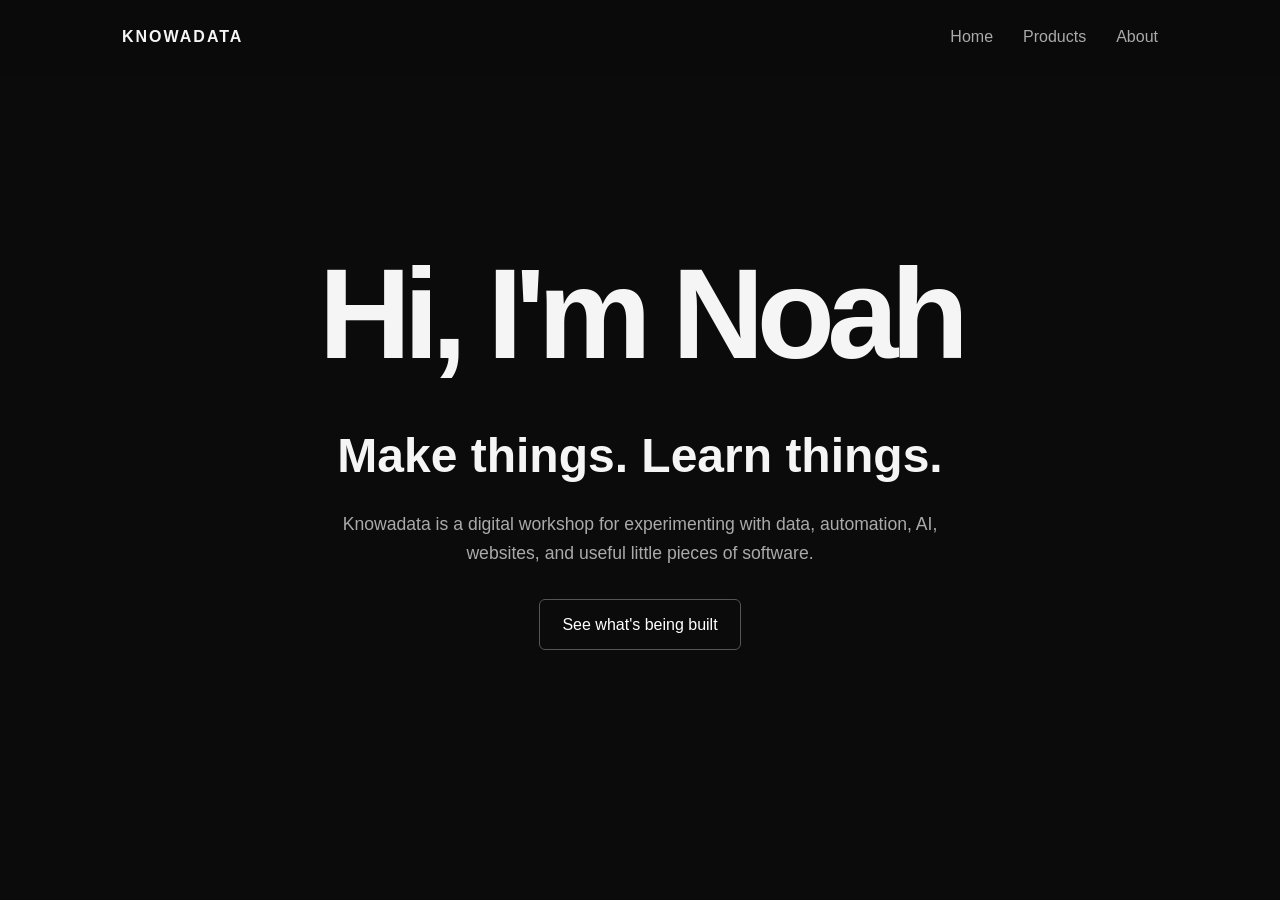
<file: index.html>
<!DOCTYPE html>
<html lang="en">

<head>
    <meta charset="UTF-8">
    <meta name="viewport" content="width=device-width, initial-scale=1.0">

    <title>KnowaData</title>

    <link rel="stylesheet" href="styles.css">
</head>

<body>

    <header>
        <nav>
            <div class="logo"><a href="index.html">KNOWADATA</a></div>

            <div class="nav-links">
                <a href="#home">Home</a>
                <a href="products.html">Products</a>
                <a href="about.html">About</a>
            </div>
        </nav>
    </header>


    <main>

        <!-- HERO -->
        <section id="home" class="hero">

	    <div class="brand-animation" aria-label="Knowadata">
	        DATA
	    </div>

            <h1>Make things. Learn things.</h1>

            <p class="hero-text">
                Knowadata is a digital workshop for experimenting with
                data, automation, AI, websites, and useful little pieces
                of software.
            </p>

            <a class="button" href="products.html">
                See what's being built
            </a>

        </section>


    </main>


    <script src="script.js"></script>

</body>

</html>
</file>
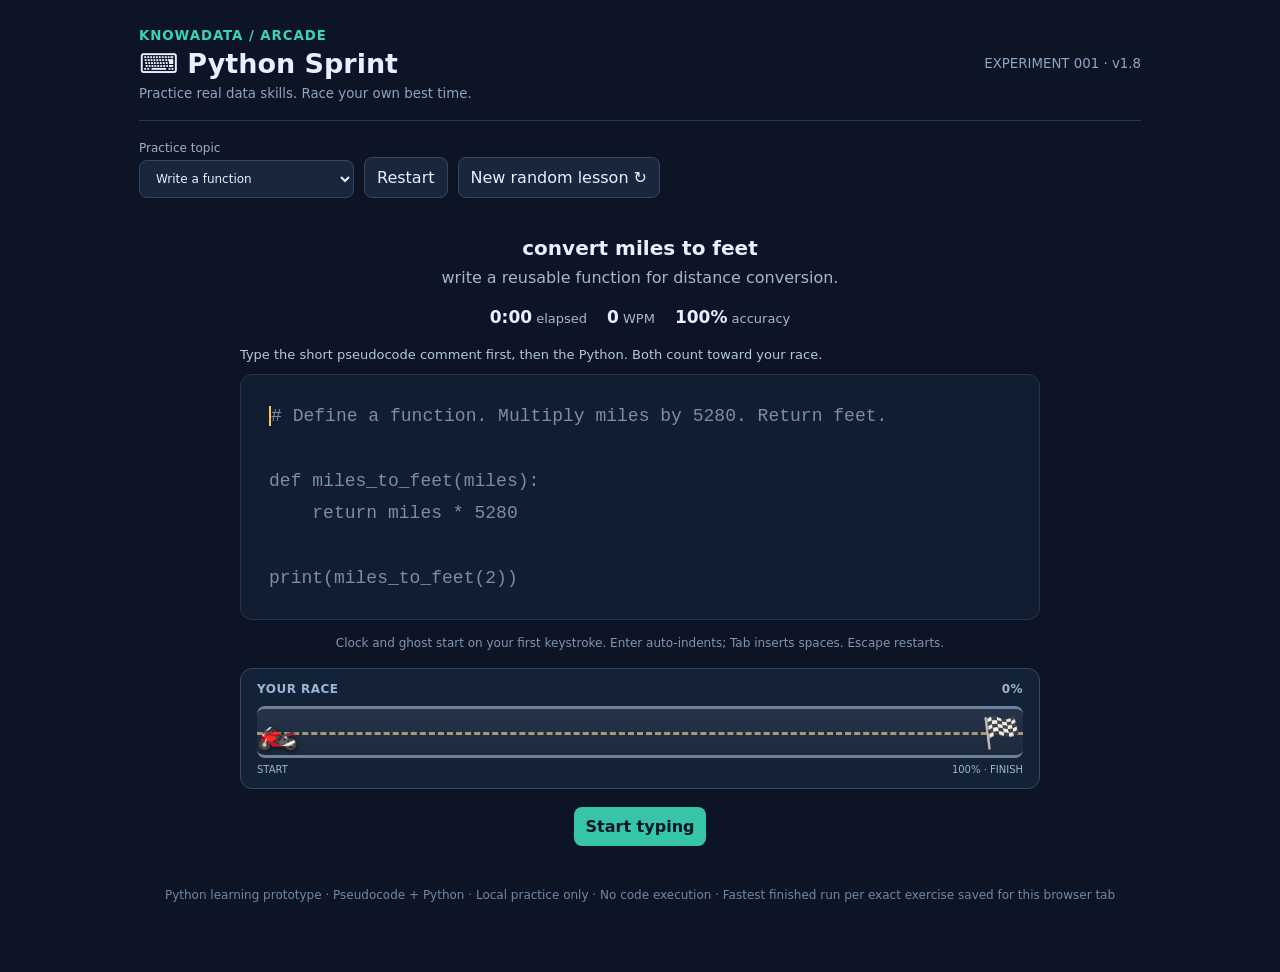
<file: arcade/python-sprint/index.html>
<!doctype html><html lang="en"><head><meta charset="utf-8"><meta name="viewport" content="width=device-width,initial-scale=1"><title>KnowaData · Python Sprint</title><style>
:root{font-family:Inter,system-ui,sans-serif;color:#e8f0ff;background:#0c1425}*{box-sizing:border-box}body{margin:0}main{max-width:1050px;margin:auto;padding:25px 24px 70px}header{display:flex;align-items:center;justify-content:space-between;border-bottom:1px solid #273852;padding-bottom:18px}small,.muted{color:#8ea4c5}h1{margin:4px 0;font-size:27px}.brand{color:#39d4b3;font-weight:700;letter-spacing:.07em}button,select{background:#19263b;border:1px solid #354765;border-radius:8px;color:#e8f0ff;padding:10px 12px;font:inherit}button{cursor:pointer}button.primary{background:#36c5a6;color:#09172a;border:0;font-weight:800}button:hover,select:hover{border-color:#39d4b3}button:disabled{opacity:.45;cursor:not-allowed}.toolbar{display:flex;gap:10px;align-items:end;flex-wrap:wrap;margin:20px 0}.toolbar label{display:grid;gap:5px;color:#9db1cd;font-size:12px}select{min-width:210px}.switch{display:flex!important;align-items:center;gap:8px;padding:10px;cursor:pointer}.switch input{accent-color:#38c7aa}.hero{text-align:center;margin:38px auto 16px}.hero h2{font-size:20px;margin:0 0 8px}.hero p{color:#a3b7d1;margin:0}.stats{display:flex;gap:20px;justify-content:center;margin:20px 0;color:#a7b9d2;font-size:13px}.stats b{color:#e8f0ff;font-size:17px}.code{font:18px/1.8 ui-monospace,SFMono-Regular,Consolas,monospace;white-space:pre-wrap;overflow-wrap:anywhere;tab-size:4;text-align:left;max-width:800px;margin:0 auto;padding:25px 28px;border:1px solid #253650;border-radius:12px;background:#111d30;min-height:170px;cursor:text}.code span.ok{color:#3ce2b9}.code span.bad{color:#ff6d81;background:#502c42}.code span.future{color:#7d8ca7}.code span.cursor{border-left:2px solid #ffc069}.input{position:absolute;opacity:0;left:-9999px;top:auto}.note{max-width:800px;margin:16px auto;padding:14px 17px;border-left:3px solid #39c9ac;background:#132a38;border-radius:7px;font-size:13px;line-height:1.6;color:#bdd9e6}.note strong{color:#e6f9f4}.actions{text-align:center;margin:18px}.results{max-width:800px;margin:22px auto;border:1px solid #344861;background:#142238;padding:20px;border-radius:12px}.results h3{margin:0 0 12px;color:#39d4b3}.results canvas{width:100%;height:160px}.race{max-width:800px;margin:12px auto;display:flex;gap:10px;align-items:center;font-size:12px;color:#b5c7df}.track{flex:1;background:#22334d;border-radius:20px;height:10px;overflow:hidden}.fill{height:100%;background:#39c9ac;width:0}.ghostfill{background:#aa91f5}.ghostbox{max-width:800px;margin:10px auto;background:#201e38;border:1px solid #5e4b85;border-radius:10px;padding:14px;animation:slide .25s ease-out}.ghostbox pre{font:12px/1.5 monospace;white-space:pre-wrap;max-height:100px;overflow:auto;color:#c9b6f4}@keyframes slide{from{transform:translateY(10px);opacity:0}to{transform:translateY(0);opacity:1}}[hidden]{display:none!important}.hint{text-align:center;color:#8295b3;font-size:12px;margin:16px}.lesson{max-width:800px;margin:0 auto 12px;color:#b4c8de;font-size:13px}@keyframes finishPop{0%{opacity:0;transform:scale(.55) translateY(12px)}55%{opacity:1;transform:scale(1.22) translateY(-3px)}75%{transform:scale(.96)}100%{transform:scale(1)}}
.hint.finish-message{font-size:clamp(20px,3vw,29px);font-weight:850;color:#39d4b3;line-height:1.3;max-width:800px;margin:22px auto;animation:finishPop .72s cubic-bezier(.2,.7,.2,1) both;text-shadow:0 2px 20px #39d4b333}
.results h3.winner-pop{font-size:clamp(24px,3.5vw,36px);animation:finishPop .8s cubic-bezier(.2,.7,.2,1) both}
@media(prefers-reduced-motion:reduce){.hint.finish-message,.results h3.winner-pop{animation:none}}
footer{text-align:center;color:#7088a9;font-size:12px;margin-top:42px}@media(max-width:650px){main{padding:15px}.code{font-size:14px;padding:15px}.toolbar{align-items:stretch}.toolbar label,select{width:100%}.hero{margin-top:20px}}

.race-road{max-width:800px;margin:18px auto 8px;padding:13px 16px;border:1px solid #344861;border-radius:12px;background:#142238}.road-header,.road-footer{display:flex;justify-content:space-between;color:#9bb6d4;font-size:12px}.road-header{font-weight:700;letter-spacing:.04em}.road-footer{margin-top:6px;font-size:10px}.road-track{position:relative;margin-top:10px;height:52px;border-radius:8px;background:linear-gradient(#27334a,#1d293b);border-top:3px solid #6e8297;border-bottom:3px solid #6e8297;overflow:hidden}.road-stripes{position:absolute;top:50%;left:0;right:0;border-top:3px dashed #e0c984;opacity:.7}.road-rider{position:absolute;z-index:2;left:0;top:4px;font-size:33px;line-height:38px;transition:left .15s ease-out;filter:drop-shadow(1px 2px 2px #0009)}.ghost-rider{position:absolute;z-index:2;left:0;top:4px;font-size:29px;line-height:38px;opacity:.65;transition:left .12s linear;filter:grayscale(.5)}.ghost-lane{border-top:1px solid #53607d;margin-top:7px;padding-top:7px}.ghost-label{color:#b5a1fa}.road-finish{position:absolute;right:2px;top:4px;font-size:31px;line-height:38px}</style></head><body><main><header><div><small class="brand">KNOWADATA / ARCADE</small><h1>⌨ Python Sprint</h1><small>Practice real data skills. Race your own best time.</small></div><small>EXPERIMENT 001 · v1.8</small></header>
<div class="toolbar"><label>Practice topic<select id="topic"><option value="dictionary">Dictionaries</option><option value="types">Convert data types</option><option value="filter">Filter a dataset</option><option value="counts" selected>For loops · Count categories</option><option value="function">Write a function</option><option value="csv">Export CSV</option><option value="excel">Export Excel</option><option value="merge">Merge datasets</option></select></label><button id="reset">Restart</button><button id="next">New random lesson ↻</button></div>
<div class="hero"><h2 id="heading">Dictionaries</h2><p id="desc"></p></div><div class="stats"><span><b id="clock">0:00</b> elapsed</span><span><b id="wpm">0</b> WPM</span><span><b id="accuracy">100%</b> accuracy</span></div>
<div class="lesson" id="pseudo"></div><div class="code" id="code" tabindex="0" role="button" aria-label="Click to focus typing challenge"></div><textarea class="input" id="entry" spellcheck="false" autocapitalize="off" autocomplete="off" autocorrect="off"></textarea><p class="hint" id="hint">Click the code or start typing. Enter auto-indents; Tab inserts spaces. Escape restarts.</p><div class="race-road" aria-label="Your progress toward the finish line"><div class="road-header"><span>YOUR RACE</span><span id="progressLabel">0%</span></div><div class="road-track"><div class="road-stripes"></div><div class="road-rider" id="rider" aria-hidden="true">🏍️</div><div class="road-finish" title="Finish line">🏁</div></div><div id="ghostLane" class="ghost-lane" hidden><div class="road-header ghost-label"><span>👻 FASTEST RUN THIS SESSION</span><span id="ghostProgress">0%</span></div><div class="road-track"><div class="road-stripes"></div><div id="ghostRider" class="ghost-rider">🏍️</div><div class="road-finish">🏁</div></div></div><div class="road-footer"><span>START</span><span>100% · FINISH</span></div></div><div class="actions"><button class="primary" id="focus">Start typing</button></div><div id="results" class="results" hidden><h3 id="resultTitle">Finished!</h3><div id="resultSummary"></div><p class="muted">WPM over time (5-second rolling) · <span style="color:#39d4b3">━ latest</span> · <span style="color:#aa91f5">━ best</span></p><div id="comparison" class="muted" style="margin:8px 0"></div><canvas id="chart" width="760" height="160"></canvas><div class="actions"><button class="primary" id="again">Rematch</button></div></div><footer>Python learning prototype · Pseudocode + Python · Local practice only · No code execution · Fastest finished run per exact exercise saved for this browser tab</footer></main>
<script>
'use strict';
const LESSONS={
 dictionary:{title:'01 · Create a dictionary',desc:'Store transportation project attributes using named keys.',pseudo:'Create a project record with a county and status. Print the county.',code:'project = {"county": "sacramento", "status": "completed"}\nprint(project["county"])'},
 types:{title:'02 · Convert a data type',desc:'Convert project cost text into a number when the value is known.',pseudo:'Check whether the text contains digits. Convert it to an integer if it does.',code:'cost = "1200000"\nif cost.isdigit():\n    cost = int(cost)\nprint(cost)'},
 filter:{title:'03 · Create a subset',desc:'Select Sacramento projects from a larger collection.',pseudo:'Examine each project. Keep records matching the selected county.',code:'projects = [{"county": "sacramento"}, {"county": "fresno"}]\nsubset = [p for p in projects if p["county"] == "sacramento"]\nprint(len(subset))'},
 counts:{title:'01 · For loops: count project statuses',desc:'Create a frequency dictionary for project status categories.',pseudo:'Start with empty counts. Loop through statuses and add one to each category.',code:'statuses = ["completed", "planned", "completed"]\ncounts = {}\nfor status in statuses:\n    counts[status] = counts.get(status, 0) + 1\nprint(counts)'},
 function:{title:'05 · Write a function',desc:'Reuse a small calculation to convert miles to feet.',pseudo:'Define a function that takes miles, multiplies by 5,280, and returns feet.',code:'def miles_to_feet(miles):\n    return miles * 5280\n\nprint(miles_to_feet(3))'},
 csv:{title:'06 · Export a CSV',desc:'Save a filtered transportation dataset to a new CSV file.',pseudo:'Read the dataset. Filter rows. Export the subset without an index column.',code:'import pandas as pd\n\ndf = pd.read_csv("projects.csv")\ndf.columns = df.columns.str.lower()\nsubset = df[df["county"].str.lower() == "sacramento"]\nsubset.to_csv("sacramento.csv", index=False)'},
 excel:{title:'07 · Export an Excel workbook',desc:'Save project summaries to an Excel spreadsheet.',pseudo:'Read the csv, count rows by program, and export an excel workbook.',code:'import pandas as pd\n\ndf = pd.read_csv("projects.csv")\ndf.columns = df.columns.str.lower()\nsummary = df.groupby("program").size().reset_index(name="count")\nsummary.to_excel("program_counts.xlsx", index=False)'},
 merge:{title:'08 · Merge datasets',desc:'Join a project table with a program reference table.',pseudo:'Read both tables. Match records using the program field. Preserve projects.',code:'import pandas as pd\n\nprojects = pd.read_csv("projects.csv")\nprograms = pd.read_csv("programs.csv")\nprojects.columns = projects.columns.str.lower()\nprograms.columns = programs.columns.str.lower()\nmerged = projects.merge(programs, on="program", how="left")\nprint(len(merged))'}
};
const $=id=>document.getElementById(id),keys=Object.keys(LESSONS);let run,frame=0;
// Short, beginner-friendly exercises; every prompt includes its own pseudocode.
const SHORT=[
 {topic:'counts',title:'count project statuses',desc:'use a loop to count transportation projects by status.',pseudo:'Loop through the statuses. Add one to each status count.',code:'statuses = ["open", "closed", "open"]\ncounts = {}\nfor status in statuses:\n    counts[status] = counts.get(status, 0) + 1\nprint(counts)'},
 {topic:'counts',title:'count projects by county',desc:'use a loop to count projects in each county.',pseudo:'Visit each county. Update its count in a dictionary.',code:'counties = ["yolo", "placer", "yolo"]\ncounts = {}\nfor county in counties:\n    counts[county] = counts.get(county, 0) + 1\nprint(counts)'},
 {topic:'function',title:'convert miles to feet',desc:'write a reusable function for distance conversion.',pseudo:'Define a function. Multiply miles by 5280. Return feet.',code:'def miles_to_feet(miles):\n    return miles * 5280\n\nprint(miles_to_feet(2))'},
 {topic:'function',title:'calculate lane miles',desc:'multiply road length by the number of lanes.',pseudo:'Create a function that multiplies miles by lanes.',code:'def lane_miles(miles, lanes):\n    return miles * lanes\n\nprint(lane_miles(4, 2))'},
 {topic:'dictionary',title:'inspect a project',desc:'retrieve a value from a transportation project dictionary.',pseudo:'Create a dictionary with project fields. Print the county.',code:'project = {"county": "yolo", "status": "planned"}\nprint(project["county"])'},
 {topic:'types',title:'convert a cost',desc:'convert a text cost into an integer.',pseudo:'Check whether the cost is numeric. Convert it to an integer.',code:'cost = "250000"\nif cost.isdigit():\n    cost = int(cost)\nprint(cost)'},
 {topic:'filter',title:'filter project costs',desc:'keep only costs above a threshold.',pseudo:'Loop through costs. Keep values greater than 100.',code:'costs = [50, 200, 150]\nlarge = [cost for cost in costs if cost > 100]\nprint(large)'},
 {topic:'csv',title:'export a csv',desc:'save a small project table to a csv file.',pseudo:'Create a dataframe. Save it as a csv without row numbers.',code:'import pandas as pd\ndf = pd.DataFrame({"county": ["yolo", "placer"]})\ndf.to_csv("counties.csv", index=False)'},
 {topic:'excel',title:'export to excel',desc:'save a small table to an excel workbook.',pseudo:'Create a dataframe. Export it as an excel file.',code:'import pandas as pd\ndf = pd.DataFrame({"miles": [2, 4]})\ndf.to_excel("miles.xlsx", index=False)'},
 {topic:'merge',title:'merge project tables',desc:'join two small dataframes using project ids.',pseudo:'Match both tables by id. Keep all rows from projects.',code:'merged = projects.merge(programs, on="id", how="left")\nprint(len(merged))'}
];
let chosen=null, lastChosen=-1;
function chooseRandom(){let options=SHORT.map((v,i)=>i).filter(i=>i!==lastChosen);lastChosen=options[Math.floor(Math.random()*options.length)];chosen=SHORT[lastChosen];$('topic').value=chosen.topic;}
function currentLesson(){return chosen || LESSONS[$('topic').value]}
function escapeHtml(v){return v.replace(/[&<>"']/g,c=>({'&':'&amp;','<':'&lt;','>':'&gt;','"':'&quot;',"'":'&#39;'}[c]))}

const ghostMemory = new Map();
function storedKey(){return 'knowadata-sprint-best-v4-'+run.code}
function getGhost(){let x=ghostMemory.get(storedKey());if(!x){try{x=JSON.parse(sessionStorage.getItem(storedKey()))}catch(e){}}return x&&x.code===run.code&&Array.isArray(x.events)?x:null}
function reset(){cancelAnimationFrame(frame);let l=currentLesson();let exercise='# '+l.pseudo+'\n\n'+l.code;run={code:exercise,typed:'',started:0,elapsed:0,done:false,events:[],history:[],ghost:null,wrong:0,keystrokes:0,backspaces:0};run.ghost=getGhost();$('heading').textContent=l.title;$('desc').textContent=l.desc;$('pseudo').textContent='Type the short pseudocode comment first, then the Python. Both count toward your race.';$('entry').value='';$('results').hidden=true;$('clock').textContent='0:00';$('wpm').textContent='0';$('accuracy').textContent='100%';updateRoad(0);$('focus').textContent='Start typing';$('hint').classList.remove('finish-message');$('resultTitle').classList.remove('winner-pop');$('hint').textContent='Clock and ghost start on your first keystroke. Enter auto-indents; Tab inserts spaces. Escape restarts.';paint();ghostUpdate()}
function paint(){let html='',s=run.code,v=run.typed;for(let i=0;i<s.length;i++){let c=s[i],cl=i<v.length?(v[i]===c?'ok':'bad'):'future';html+='<span class="'+cl+(i===v.length?' cursor':'')+'">'+({'&':'&amp;','<':'&lt;','>':'&gt;','"':'&quot;',"'":'&#39;'}[c]||c)+'</span>'}if(v.length===s.length)html+='<span class="cursor"></span>';$('code').innerHTML=html}
function start(){if(run.done)reset();$('entry').focus();$('focus').textContent='Ready — start typing';}
function ghostUpdate(){
  const ghost=run.ghost;
  $('ghostLane').hidden=!ghost;
  if(!ghost)return;
  const elapsed=run.started ? (run.done ? run.elapsed*1000 : performance.now()-run.started) : 0;
  let length=0;
  for(const e of ghost.events){if(e.t>elapsed)break;length=e.v.length}
  const pct=Math.min(100,Math.round(100*length/run.code.length));
  $('ghostRider').style.left='calc('+pct+'% * .90)';
  $('ghostProgress').textContent=pct+'%';
}
function updateRoad(p){$('rider').style.left='calc('+Math.min(100,Math.max(0,p))+'% * .90)';$('progressLabel').textContent=p+'%'}
function input(){if(run.done)return;run.typed=$('entry').value.slice(0,run.code.length);if(!run.started&&run.typed.length>0){run.started=performance.now();frame=requestAnimationFrame(tick)}run.events.push({t:Math.round(performance.now()-run.started),v:run.typed});paint();let correct=[...run.typed].filter((c,i)=>c===run.code[i]).length;let acc=run.keystrokes?Math.round(100*Math.max(0,run.keystrokes-run.wrong)/run.keystrokes):100;$('accuracy').textContent=acc+'%';let p=Math.round(run.typed.length/run.code.length*100);updateRoad(p);if(run.typed.length>=run.code.length || run.typed===run.code)finish();}
function finish(){run.done=true;run.elapsed=(performance.now()-run.started)/1000;cancelAnimationFrame(frame);let secs=Math.floor(run.elapsed);$('clock').textContent=Math.floor(secs/60)+':'+String(secs%60).padStart(2,'0');$('entry').blur();let correct=[...run.typed].filter((c,i)=>c===run.code[i]).length;let accuracy=run.keystrokes?Math.round(100*Math.max(0,run.keystrokes-run.wrong)/run.keystrokes):100;let finalCorrect=Math.round(100*correct/run.code.length);let old=run.ghost;let current={code:run.code,events:run.events.slice(0,10000),duration:run.elapsed,history:run.history.slice(),accuracy};if(!old||run.elapsed<old.duration){ghostMemory.set(storedKey(),current);try{sessionStorage.setItem(storedKey(),JSON.stringify(current))}catch(e){}}$('results').hidden=false;$('resultTitle').textContent=old&&run.elapsed<old.duration?'🏆 Winner! New personal best!':(finalCorrect===100?'🏁 Course complete!':'🏁 Finished — review your mistakes');$('resultSummary').textContent='Latest: '+run.elapsed.toFixed(1)+'s · Best: '+Math.min(run.elapsed,old?.duration??Infinity).toFixed(1)+'s · Average: '+Math.round(correct/5/(run.elapsed/60))+' WPM · Keystroke accuracy: '+accuracy+'% · Mistyped keys: '+run.wrong+' · Backspaces: '+run.backspaces;$('accuracy').textContent=accuracy+'%';$('focus').textContent='Rematch';$('hint').textContent=finalCorrect===100?'Nice work. You reached the finish line!':'Timer stopped. Review the highlighted errors or try again.';$('hint').classList.remove('finish-message');void $('hint').offsetWidth;$('hint').classList.add('finish-message');if(old&&run.elapsed<old.duration){$('resultTitle').classList.remove('winner-pop');void $('resultTitle').offsetWidth;$('resultTitle').classList.add('winner-pop')}drawChart();ghostUpdate()}
function tick(now){if(!run.started||run.done)return;run.elapsed=(now-run.started)/1000;let t=Math.floor(run.elapsed);$('clock').textContent=Math.floor(t/60)+':'+String(t%60).padStart(2,'0');let a=run.events.filter(e=>e.t>=Math.max(0,run.elapsed*1000-5000));let earliest=a.length?a[0]:{t:Math.max(0,run.elapsed*1000-5000),v:''},latest=a.length?a[a.length-1]:earliest;let seconds=Math.max(.5,Math.min(5,run.elapsed));let delta=Math.max(0,latest.v.length-earliest.v.length);let wpm=Math.round(delta/5/(seconds/60));$('wpm').textContent=wpm;if(!run.history.length||run.elapsed-run.history[run.history.length-1].t>.5)run.history.push({t:run.elapsed,wpm});ghostUpdate();frame=requestAnimationFrame(tick)}
function drawChart(){let c=$('chart'),ctx=c.getContext('2d'),w=c.width,h=c.height;ctx.clearRect(0,0,w,h);let latest=run.history,best=run.ghost?.history||latest;let max=Math.max(40,...latest.map(p=>p.wpm),...best.map(p=>p.wpm))*1.15;let maxTime=Math.max(run.elapsed,run.ghost?.duration||0,1);ctx.strokeStyle='#35455e';for(let i=1;i<=3;i++){let y=h*i/4;ctx.beginPath();ctx.moveTo(0,y);ctx.lineTo(w,y);ctx.stroke()}function line(pts,color){if(!pts.length)return;ctx.beginPath();ctx.strokeStyle=color;ctx.lineWidth=3;pts.forEach((p,i)=>{let x=p.t/maxTime*w,y=h-12-p.wpm/max*(h-25);i?ctx.lineTo(x,y):ctx.moveTo(x,y)});ctx.stroke()}line(best,'#aa91f5');line(latest,'#39d4b3');$('comparison').textContent='Latest: '+run.elapsed.toFixed(1)+'s · Best: '+Math.min(run.elapsed,run.ghost?.duration??Infinity).toFixed(1)+'s'}
function keydown(e){
 if(!run.done&&!e.ctrlKey&&!e.metaKey&&!e.altKey){
   if(e.key==='Backspace'){run.backspaces++}
   else if(e.key.length===1 || e.key==='Enter' || e.key==='Tab'){
     let at=$('entry').selectionStart,expected=run.code.slice(at);
     let actual=e.key==='Enter'?'\n':e.key==='Tab'?' ':e.key;
     run.keystrokes++;
     if(!expected.startsWith(actual))run.wrong++;
   }
 }
 if(e.key==='Escape'){e.preventDefault();reset();return}if(e.key!=='Tab'&&e.key!=='Enter')return;let el=$('entry'),start=el.selectionStart,end=el.selectionEnd,before=el.value.slice(0,start),line=before.split('\n').pop(),replacement='';if(e.key==='Enter'){let remaining=run.code.slice(start);let match=remaining.match(/^\n( *)/);replacement=match?match[0]:'\n'+(line.match(/^ */)||[''])[0]}else if(e.shiftKey){let n=Math.min(4,(line.match(/^ */)||[''])[0].length);if(n){e.preventDefault();el.setRangeText('',start-(line.length-n),start-(line.length-n)+n,'end');input()}return}else{let remaining=run.code.slice(start);let match=remaining.match(/^ +/);replacement=match?match[0]:' '.repeat(4-(line.length%4))}e.preventDefault();replacement=replacement.slice(0,Math.max(0,run.code.length-(el.value.length-(end-start))));el.setRangeText(replacement,start,end,'end');input()}
$('topic').value='counts';$('entry').addEventListener('keydown',keydown);$('entry').addEventListener('input',input);$('topic').addEventListener('change',()=>{chosen=null;reset()});$('reset').addEventListener('click',reset);$('again').addEventListener('click',()=>{reset();start()});$('focus').addEventListener('click',start);$('code').addEventListener('click',start);$('next').addEventListener('click',()=>{chooseRandom();reset()});document.addEventListener('keydown',e=>{if(e.target===document.body&&e.key.length===1&&!e.ctrlKey&&!e.metaKey){start()}});chooseRandom();reset();
</script></body></html>
</file>
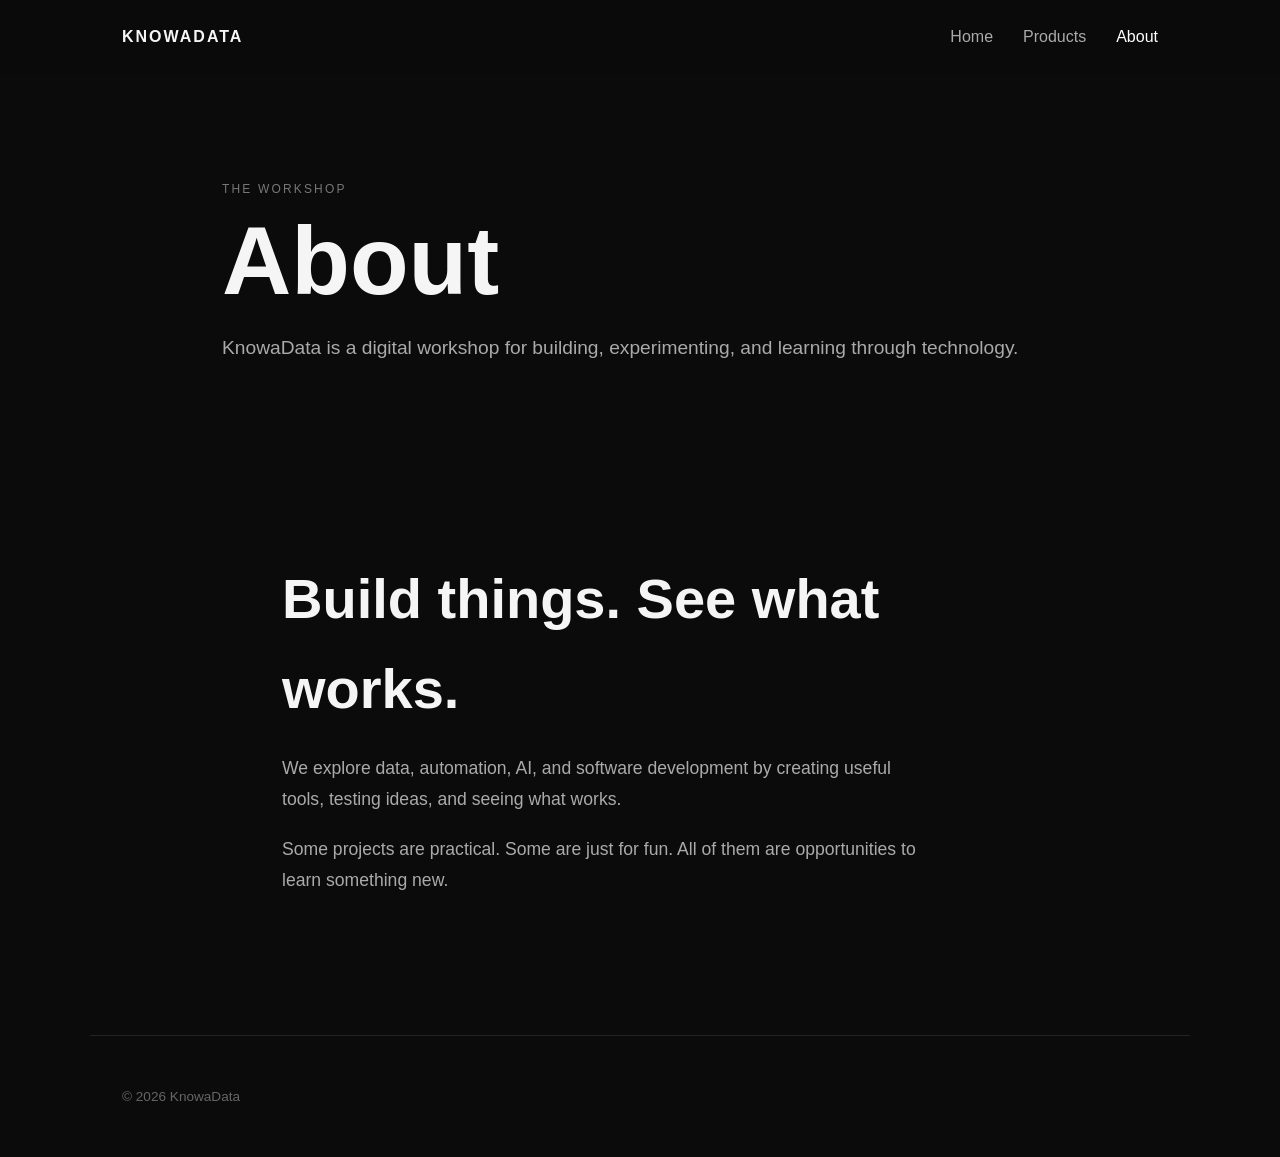
<file: about.html>
<!DOCTYPE html>
<html lang="en">
<head>
  <meta charset="UTF-8">
  <meta name="viewport" content="width=device-width, initial-scale=1.0">
  <title>About | KnowaData</title>
  <link rel="stylesheet" href="styles.css">
</head>
<body>
  <header><nav>
    <div class="logo"><a href="index.html">KNOWADATA</a></div>
    <div class="nav-links">
      <a href="index.html">Home</a>
      <a href="products.html">Products</a>
      <a href="about.html" aria-current="page">About</a>
    </div>
  </nav></header>
  <main>
    <section class="page-header">
      <p class="eyebrow">THE WORKSHOP</p>
      <h1>About</h1>
      <p>KnowaData is a digital workshop for building, experimenting, and learning through technology.</p>
    </section>
    <section class="section about-content">
      <h2>Build things. See what works.</h2>
      <p>We explore data, automation, AI, and software development by creating useful tools, testing ideas, and seeing what works.</p>
      <p>Some projects are practical. Some are just for fun. All of them are opportunities to learn something new.</p>
    </section>
  </main>
  <footer><p>© 2026 KnowaData</p></footer>
</body>
</html>
</file>
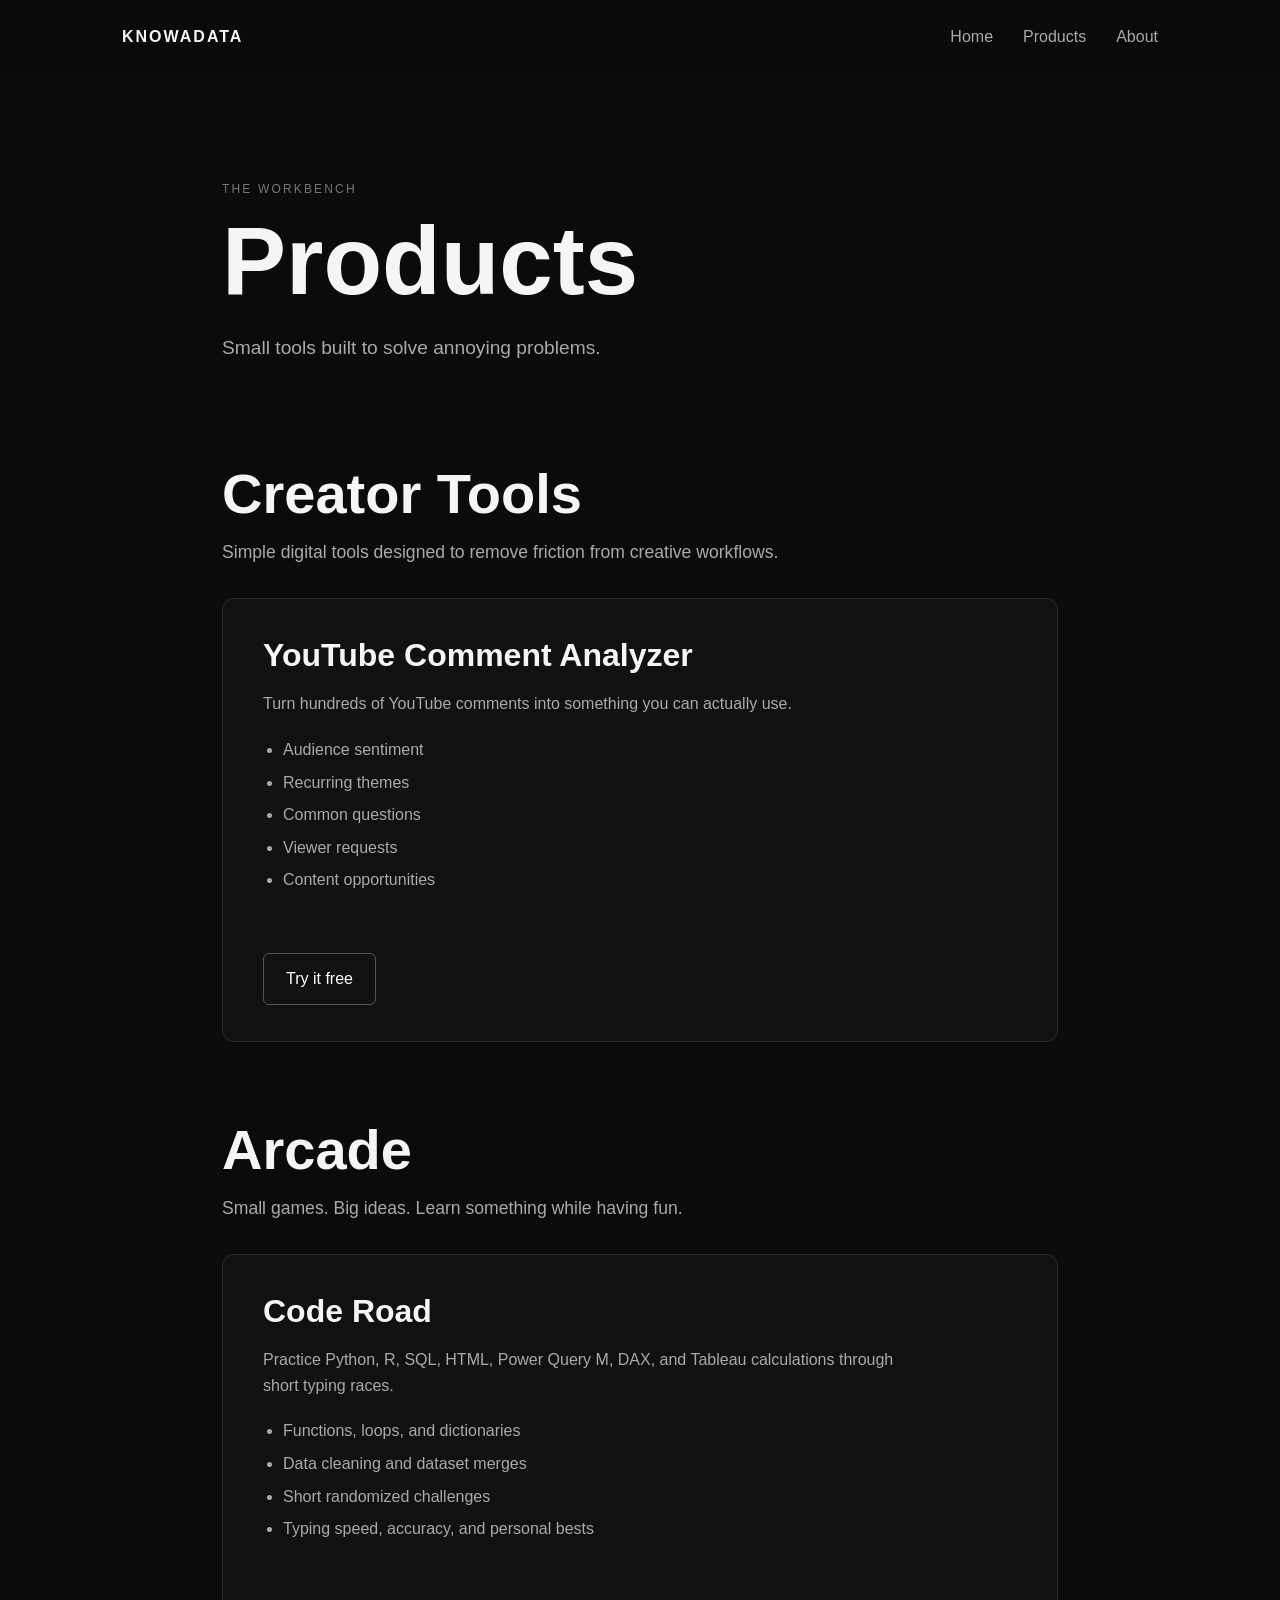
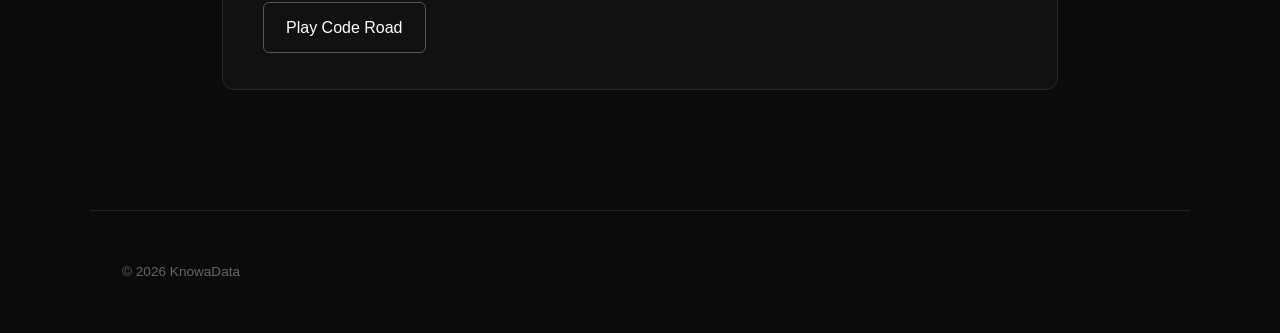
<file: products.html>
<!DOCTYPE html>
<html lang="en">

<head>
    <meta charset="UTF-8">
    <meta name="viewport" content="width=device-width, initial-scale=1.0">

    <title>Products | KnowaData</title>

    <link rel="stylesheet" href="styles.css?v=20261112-layout">

    <style>
      /* Products layout: scoped to this page, independent of cached shared CSS. */
      .page-header, .products-category { width: 100%; max-width: 900px; margin-left: auto; margin-right: auto; }
      .products-category { padding: 28px 32px 48px; }
      .products-category:last-of-type { padding-bottom: 120px; }
      .products-category .category-heading { font-size: clamp(2rem, 5vw, 3.5rem); line-height: 1.15; margin: 0 0 12px; font-weight: 700; }
      .products-category .category-description { color: #aaa; font-size: 1.1rem; line-height: 1.6; margin: 0 0 32px; max-width: 660px; }
      .products-category .product-card { width: 100%; margin: 0; padding: 36px 40px; background: #111113; border: 1px solid #292929; border-radius: 12px; }
      .products-category .product-card h3 { font-size: clamp(1.5rem, 3vw, 2rem); line-height: 1.25; margin: 0 0 16px; }
      .products-category .product-card p { color: #aaa; max-width: 640px; margin: 0 0 20px; }
      .products-category .product-card ul { color: #aaa; margin: 20px 0 28px 20px; padding: 0; }
      .products-category .product-card li { margin-bottom: 7px; }
      .products-category .product-card .button { display: inline-block; }
      @media (max-width: 600px) { .products-category { padding: 24px 20px 38px; } .products-category .product-card { padding: 24px; } }
    </style>
</head>

<body>

    <header>
        <nav>
            <div class="logo">
                <a href="index.html">KNOWADATA</a>
            </div>

            <div class="nav-links">
                <a href="index.html">Home</a>
                <a href="products.html">Products</a>
                <a href="about.html">About</a>
            </div>
        </nav>
    </header>


    <main>

        <section class="page-header">

            <p class="eyebrow">THE WORKBENCH</p>

            <h1>Products</h1>

            <p>
                Small tools built to solve annoying problems.
            </p>

        </section>


        <section class="products-category">
            <h2 class="category-heading">Creator Tools</h2>
            <p class="category-description">Simple digital tools designed to remove friction from creative workflows.</p>
            <article class="product-card">

                <h3>YouTube Comment Analyzer</h3>

                <p>
                    Turn hundreds of YouTube comments into something
                    you can actually use.
                </p>

                <ul>
                    <li>Audience sentiment</li>
                    <li>Recurring themes</li>
                    <li>Common questions</li>
                    <li>Viewer requests</li>
                    <li>Content opportunities</li>
                </ul>

                <a class="button" href="youtube-comments.html">
                    Try it free
                </a>

            </article>

        </section>

        <section class="products-category">
            <h2 class="category-heading">Arcade</h2>
            <p class="category-description">Small games. Big ideas. Learn something while having fun.</p>
            <article class="product-card">
                <h3>Code Road</h3>
                <p>Practice Python, R, SQL, HTML, Power Query M, DAX, and Tableau calculations through short typing races.</p>
                <ul>
                    <li>Functions, loops, and dictionaries</li>
                    <li>Data cleaning and dataset merges</li>
                    <li>Short randomized challenges</li>
                    <li>Typing speed, accuracy, and personal bests</li>
                </ul>
                <a class="button" href="arcade/code-road/">Play Code Road</a>
            </article>
        </section>

    </main>


    <footer>
        <p>© 2026 KnowaData</p>
    </footer>

</body>

</html>
</file>
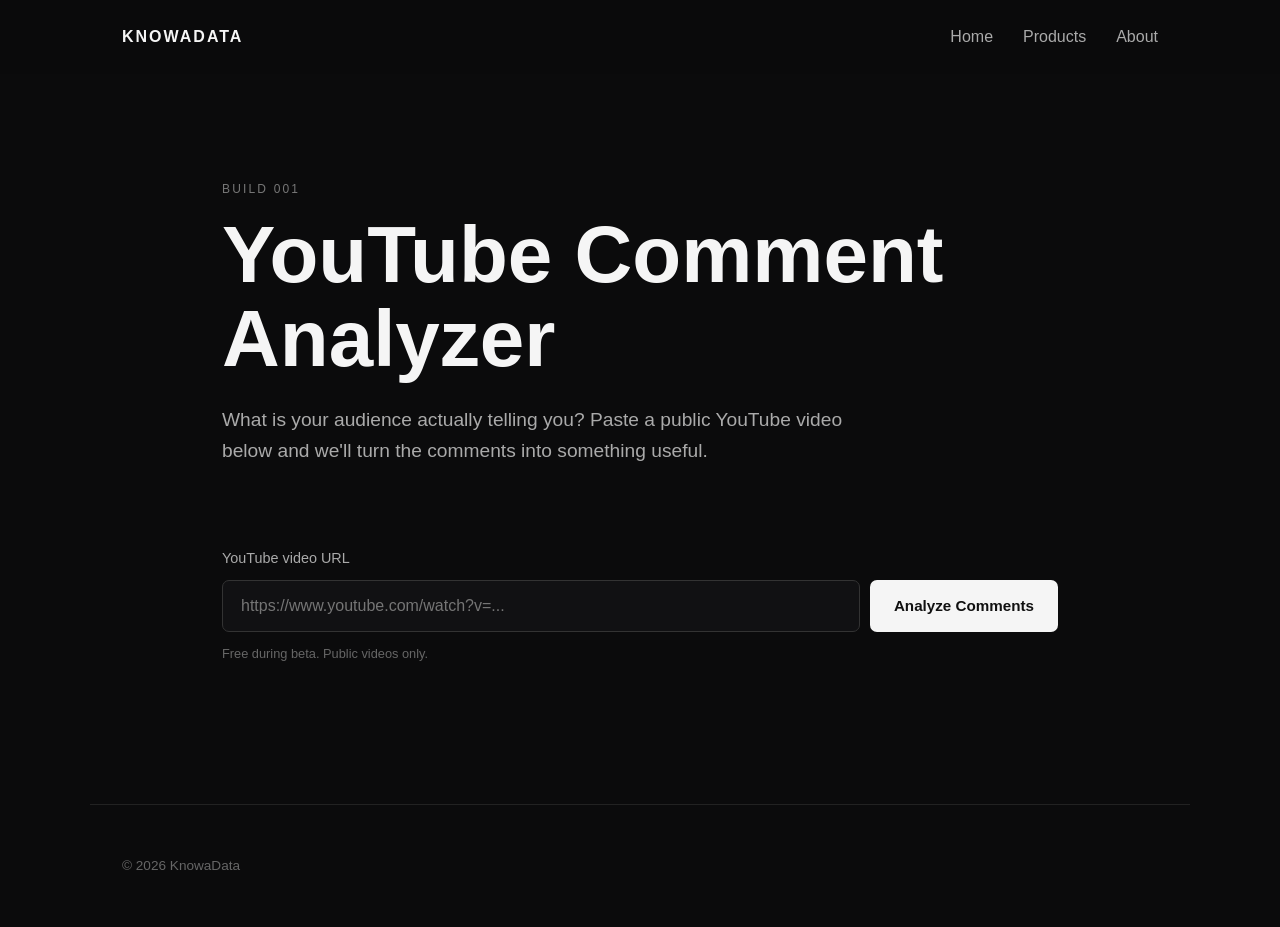
<file: youtube-comments.html>
<!DOCTYPE html>
<html lang="en">

<head>
    <meta charset="UTF-8">
    <meta name="viewport" content="width=device-width, initial-scale=1.0">

    <title>YouTube Comment Analyzer | KnowaData</title>

    <link rel="stylesheet" href="styles.css">
</head>

<body>

    <header>
        <nav>
            <div class="logo">
                <a href="index.html">KNOWADATA</a>
            </div>

            <div class="nav-links">
                <a href="index.html">Home</a>
                <a href="products.html">Products</a>
                <a href="index.html#about">About</a>
            </div>
        </nav>
    </header>


    <main>

        <!-- ==========================================
             TOOL HEADER
        =========================================== -->

        <section class="tool-header">

            <p class="eyebrow">BUILD 001</p>

            <h1>YouTube Comment Analyzer</h1>

            <p class="tool-intro">
                What is your audience actually telling you?
                Paste a public YouTube video below and we'll turn
                the comments into something useful.
            </p>

        </section>


        <!-- ==========================================
             ANALYZER INPUT
        =========================================== -->

        <section class="analyzer">

            <label for="youtube-url">
                YouTube video URL
            </label>

            <div class="analyzer-input">

                <input
                    type="url"
                    id="youtube-url"
                    placeholder="https://www.youtube.com/watch?v=..."
                >

                <button id="analyze-button">
                    Analyze Comments
                </button>

            </div>

            <p class="beta-note">
                Free during beta. Public videos only.
            </p>


            <!-- ======================================
                 RESULTS
            ======================================= -->

            <div id="results" class="results hidden">

                <p class="eyebrow">ANALYSIS</p>

                <h2>What your audience is saying</h2>


                <!-- SUMMARY CARDS -->

                <div class="result-grid">

                    <div class="result-card">
                        <span>COMMENTS ANALYZED</span>
                        <strong id="comment-count">—</strong>
                    </div>

                    <div class="result-card">
                        <span>OVERALL SENTIMENT</span>

			<div id="sentiment" class="sentiment-breakdown">
		            <p>Positive: —</p>
		            <p>Neutral: —</p>
			    <p>Negative: —</p>
		        </div>
                    </div>

                </div>


                <!-- TOP THEMES -->

                <section class="analysis-section">

                    <h2>Top themes</h2>

                    <div id="top-themes">
                        <p>Analysis will appear here.</p>
                    </div>

                </section>


                <!-- TOP WORDS -->

                <section class="analysis-section">

                    <h2>Top words</h2>

                    <div id="top-words">
                        <p>Analysis will appear here.</p>
                    </div>

                </section>


                <!-- TOP TWO-WORD PHRASES -->

                <section class="analysis-section">

                    <h2>Top two-word phrases</h2>

                    <div id="top-bigrams">
                        <p>Analysis will appear here.</p>
                    </div>

                </section>
		
		<!-- TOP THREE-WORD PHASES -->

		<section class="analysis-section">
			
			<h2>Top three word phrass</h2>
		
			<div id="top-trigrams">
			    <[>Analysis will appear here.</p>
			</div>

		</section>

                <!-- COMMON QUESTIONS -->

                <section class="analysis-section">

                    <h2>Common questions</h2>

                    <div id="common-questions">
                        <p>Analysis will appear here.</p>
                    </div>

                </section>

            </div>

        </section>

    </main>


    <!-- ==========================================
         FOOTER
    =========================================== -->

    <footer>
        <p>© 2026 KnowaData</p>
    </footer>


    <!-- ==========================================
         JAVASCRIPT
    =========================================== -->

    <script src="youtube-comments.js"></script>

</body>

</html>
</file>
<file: styles.css>
/* ------------------------------
   KNOWADATA
   Base styles
------------------------------ */

* {
    box-sizing: border-box;
    margin: 0;
    padding: 0;
}

html {
    scroll-behavior: smooth;
}

body {
    background: #0b0b0c;
    color: #f5f5f5;
    font-family: Arial, Helvetica, sans-serif;
    line-height: 1.6;
}


/* NAVIGATION */

header {
    position: fixed;
    top: 0;
    width: 100%;
    background: rgba(11, 11, 12, 0.9);
    z-index: 100;
}

nav {
    max-width: 1100px;
    margin: auto;
    padding: 24px 32px;

    display: flex;
    justify-content: space-between;
    align-items: center;
}

.logo {
    font-weight: 700;
    letter-spacing: 2px;
}

.nav-links {
    display: flex;
    gap: 30px;
}

.nav-links a {
    color: #aaa;
    text-decoration: none;
    transition: color 0.2s ease;
}

.nav-links a:hover {
    color: #fff;
}


/* HERO */

.hero {
    min-height: 100vh;

    display: flex;
    flex-direction: column;
    justify-content: center;
    align-items: center;

    padding: 120px 32px;
    text-align: center;
}

.brand-animation {
    display: flex;
    align-items: center;
    justify-content: center;

    font-size: clamp(3rem, 10vw, 8rem);
    font-weight: 800;
    letter-spacing: -0.06em;
    line-height: 1;

    margin-bottom: 40px;
}

#brand-a {
    margin: 0 0.08em;
}

.brand-animation {
    opacity: 0;
    transform: translateY(8px);

    transition:
        opacity 0.18s ease,
        transform 0.18s ease;
}

.brand-animation.show {
    opacity: 1;
    transform: translateY(0);
}

.hero h1 {
    font-size: clamp(1.8rem, 4vw, 3rem);
    margin-bottom: 16px;
}

.hero-text {
    max-width: 650px;
    color: #aaa;
    font-size: 1.1rem;
}

.button {
    display: inline-block;

    margin-top: 32px;
    padding: 12px 22px;

    border: 1px solid #555;
    border-radius: 6px;

    color: #fff;
    text-decoration: none;

    transition:
        background 0.2s ease,
        border-color 0.2s ease;
}

.button:hover {
    background: #1c1c1e;
    border-color: #888;
}


/* CONTENT SECTIONS */

.section {
    max-width: 900px;
    margin: auto;
    padding: 120px 32px;
}

.section h2 {
    font-size: clamp(2rem, 5vw, 3.5rem);
    margin-bottom: 20px;
}

.section > p:not(.eyebrow) {
    max-width: 650px;
    color: #aaa;
    font-size: 1.1rem;
}

.eyebrow {
    color: #777;
    font-size: 0.75rem;
    letter-spacing: 0.18em;
    margin-bottom: 14px;
}


/* PROJECT CARD */

.project-card {
    margin-top: 50px;
    padding: 32px;

    border: 1px solid #292929;
    border-radius: 10px;

    background: #111113;
}

.project-card h3 {
    font-size: 1.5rem;
    margin-bottom: 12px;
}

.project-card p {
    color: #aaa;
    max-width: 600px;
}

.project-card span {
    display: inline-block;
    margin-top: 24px;

    color: #777;
    font-size: 0.8rem;
    letter-spacing: 0.1em;
    text-transform: uppercase;
}


/* FOOTER */

footer {
    max-width: 1100px;
    margin: auto;

    padding: 50px 32px;

    border-top: 1px solid #222;

    color: #666;
    font-size: 0.85rem;
}


/* MOBILE */

@media (max-width: 600px) {

    nav {
        padding: 20px;
    }

    .nav-links {
        gap: 15px;
    }

    .nav-links a {
        font-size: 0.85rem;
    }

    .hero {
        padding-left: 20px;
        padding-right: 20px;
    }

    .section {
        padding: 90px 20px;
    }
}

/* ------------------------------
   PRODUCTS
------------------------------ */

.logo a {
    color: inherit;
    text-decoration: none;
}

.page-header {
    max-width: 900px;
    margin: auto;
    padding: 180px 32px 70px;
}

.page-header h1 {
    font-size: clamp(3rem, 8vw, 6rem);
    line-height: 1;
    margin-bottom: 24px;
}

.page-header > p:not(.eyebrow) {
    color: #aaa;
    font-size: 1.2rem;
}

.products-grid {
    max-width: 900px;
    margin: auto;
    padding: 20px 32px 140px;
}

.product-card {
    padding: 40px;

    background: #111113;
    border: 1px solid #292929;
    border-radius: 12px;
}

.product-card h2 {
    font-size: 2rem;
    margin-bottom: 16px;
}

.product-card > p:not(.eyebrow) {
    max-width: 600px;
    color: #aaa;
}

.product-card ul {
    margin: 28px 0 10px 20px;
    color: #aaa;
}

.product-card li {
    margin-bottom: 7px;
}


/* ------------------------------
   YOUTUBE COMMENT ANALYZER
------------------------------ */

.tool-header {
    max-width: 900px;
    margin: auto;
    padding: 180px 32px 50px;
}

.tool-header h1 {
    font-size: clamp(2.5rem, 7vw, 5rem);
    line-height: 1.05;
    margin-bottom: 24px;
}

.tool-intro {
    max-width: 650px;
    color: #aaa;
    font-size: 1.2rem;
}

.analyzer {
    max-width: 900px;
    margin: auto;
    padding: 30px 32px 140px;
}

.analyzer label {
    display: block;
    margin-bottom: 10px;
    font-size: 0.9rem;
    color: #aaa;
}

.analyzer-input {
    display: flex;
    gap: 10px;
}

.analyzer-input input {
    flex: 1;

    padding: 16px 18px;

    background: #111113;
    color: #fff;

    border: 1px solid #333;
    border-radius: 7px;

    font-size: 1rem;
}

.analyzer-input input:focus {
    outline: none;
    border-color: #777;
}

.analyzer-input button {
    padding: 16px 24px;

    background: #f5f5f5;
    color: #111;

    border: 0;
    border-radius: 7px;

    font-size: 0.95rem;
    font-weight: 600;

    cursor: pointer;
}

.analyzer-input button:hover {
    background: #ddd;
}

.beta-note {
    margin-top: 12px;
    color: #666;
    font-size: 0.8rem;
}


/* RESULTS */

.results {
    margin-top: 80px;
}

.hidden {
    display: none;
}

.results h2 {
    font-size: 2rem;
    margin-bottom: 30px;
}

.result-grid {
    display: grid;
    grid-template-columns: repeat(2, 1fr);
    gap: 16px;

    margin-bottom: 50px;
}

.result-card {
    padding: 28px;

    background: #111113;
    border: 1px solid #292929;
    border-radius: 10px;
}

.result-card span {
    display: block;

    color: #666;
    font-size: 0.7rem;
    letter-spacing: 0.12em;

    margin-bottom: 10px;
}

.result-card strong {
    font-size: 2rem;
}

.analysis-section {
    padding: 35px 0;
    border-top: 1px solid #222;
}

.analysis-section h3 {
    margin-bottom: 15px;
}

.analysis-section p {
    color: #888;
}


/* MOBILE */

@media (max-width: 600px) {

    .analyzer-input {
        flex-direction: column;
    }

    .result-grid {
        grid-template-columns: 1fr;
    }
}


/* Spacing for multiple workbench cards */
.products-grid { display: grid; gap: 24px; }
.project-card .eyebrow { margin-bottom: 12px; }

/* Standalone About page */
.about-content { max-width: 780px; }
.about-content p { line-height: 1.75; margin-bottom: 1.2rem; }
.nav-links a[aria-current="page"] { color: #fff; }

/* Matching Creator Tools and Arcade category headings */
.products-category { max-width: 900px; margin: 0 auto; padding: 48px 32px 30px; }
.category-heading { font-size: clamp(2rem, 5vw, 3.5rem); margin-bottom: 20px; }
.category-description { max-width: 650px; color: #aaa; font-size: 1.1rem; }
.products-category .product-card { margin-top: 48px; }
.arcade-section { padding-top: 24px; }
</file>
